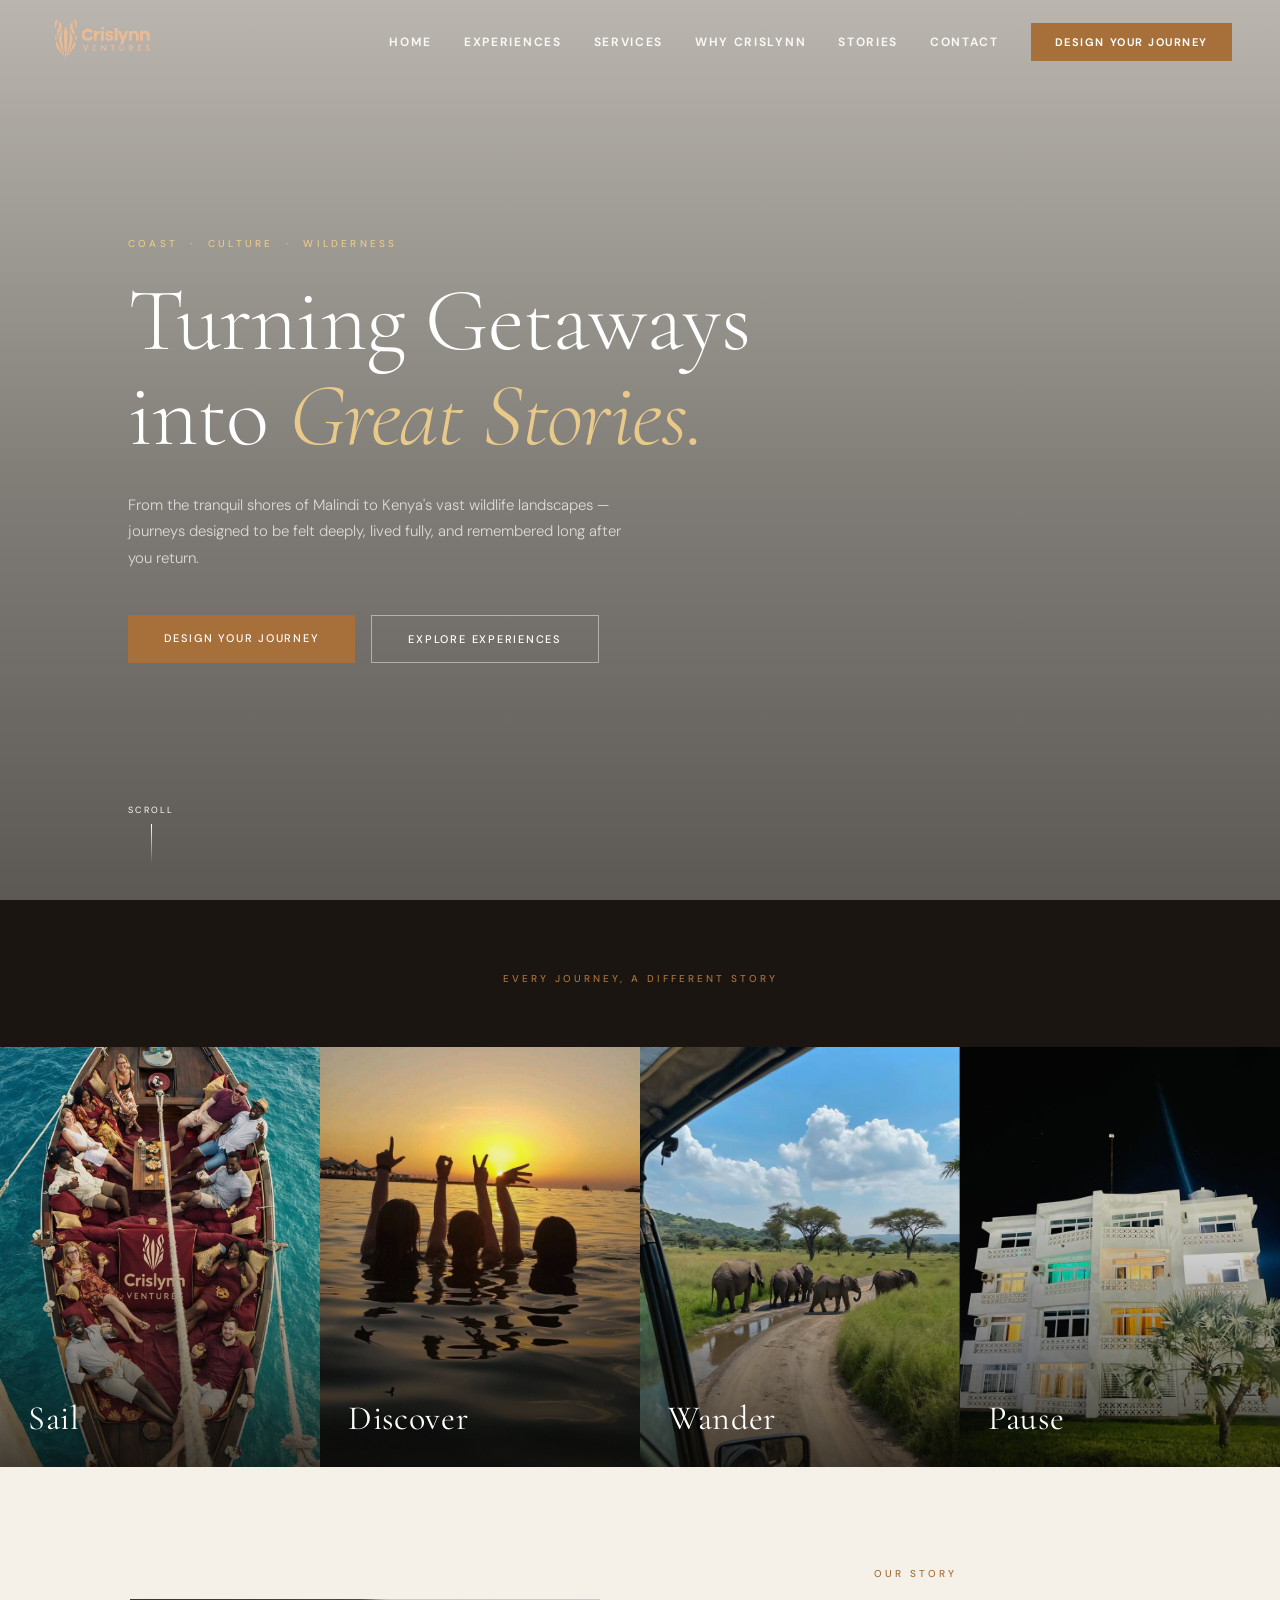
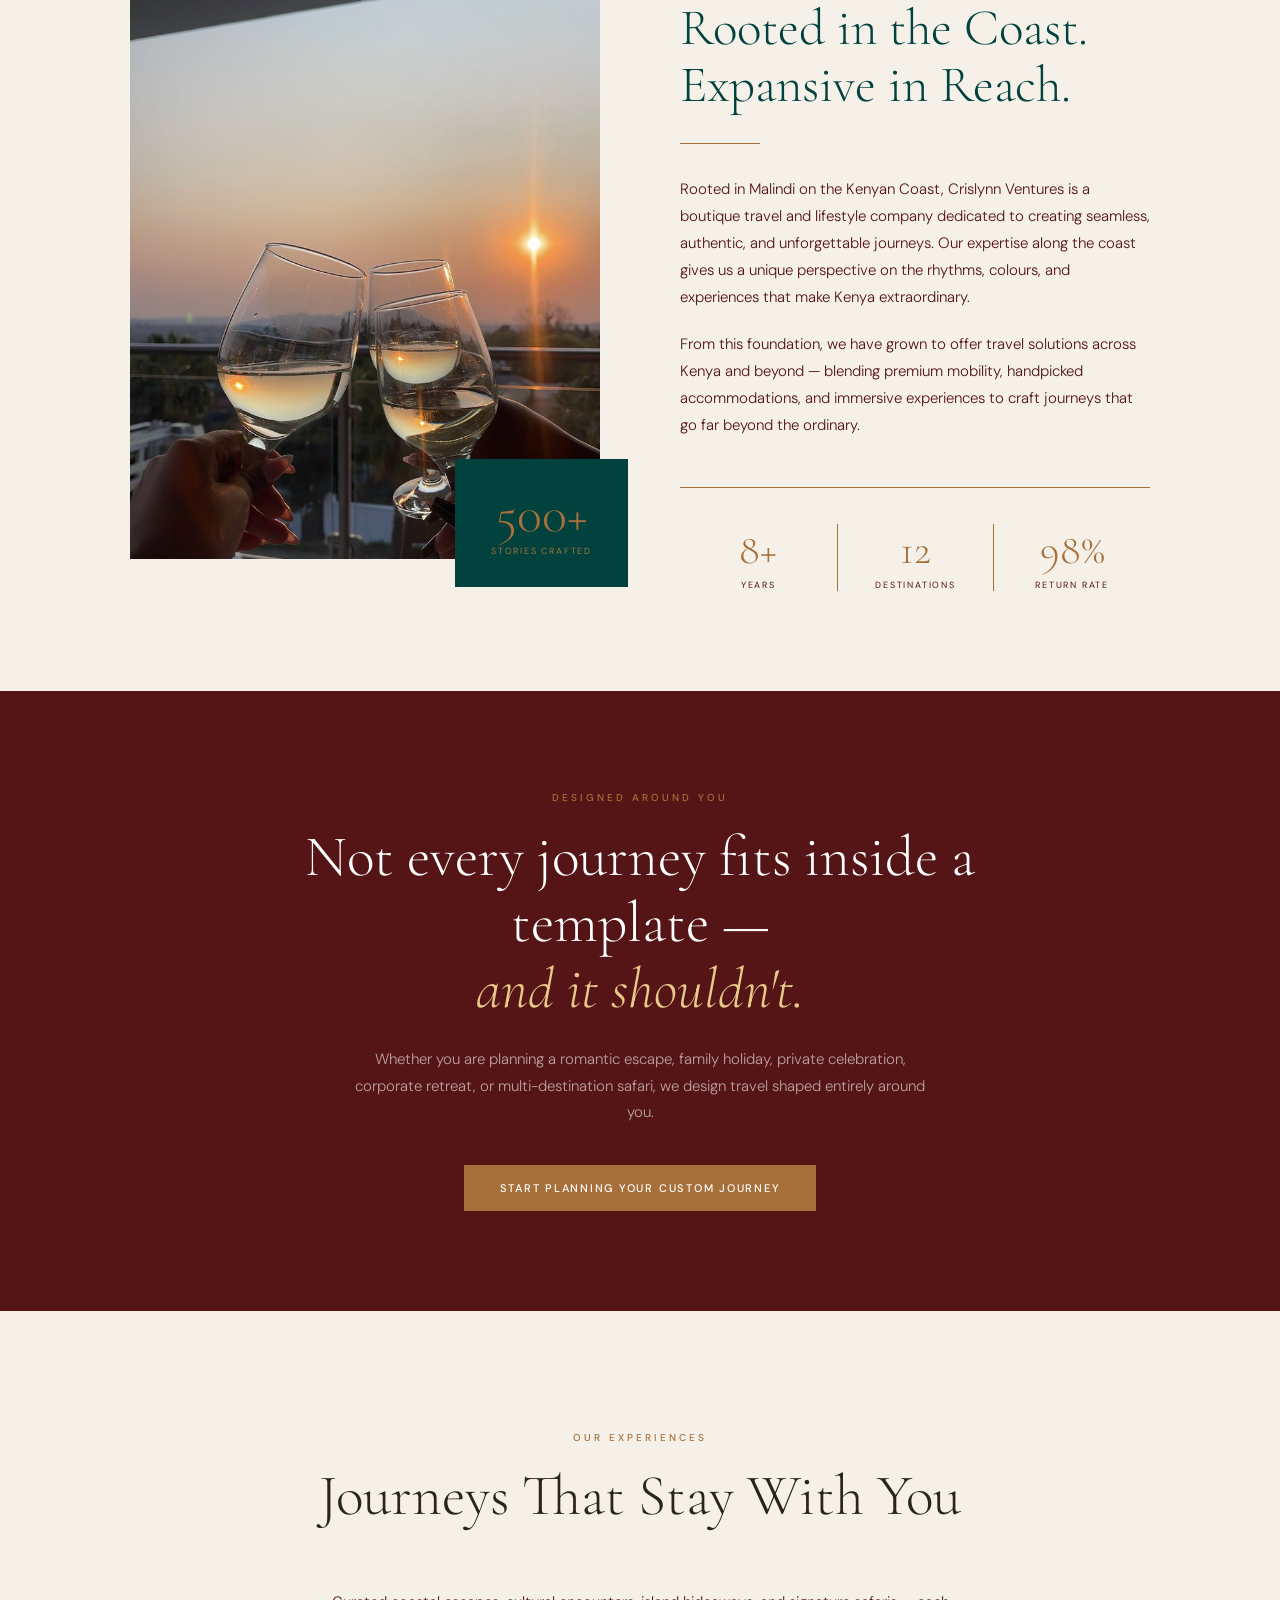
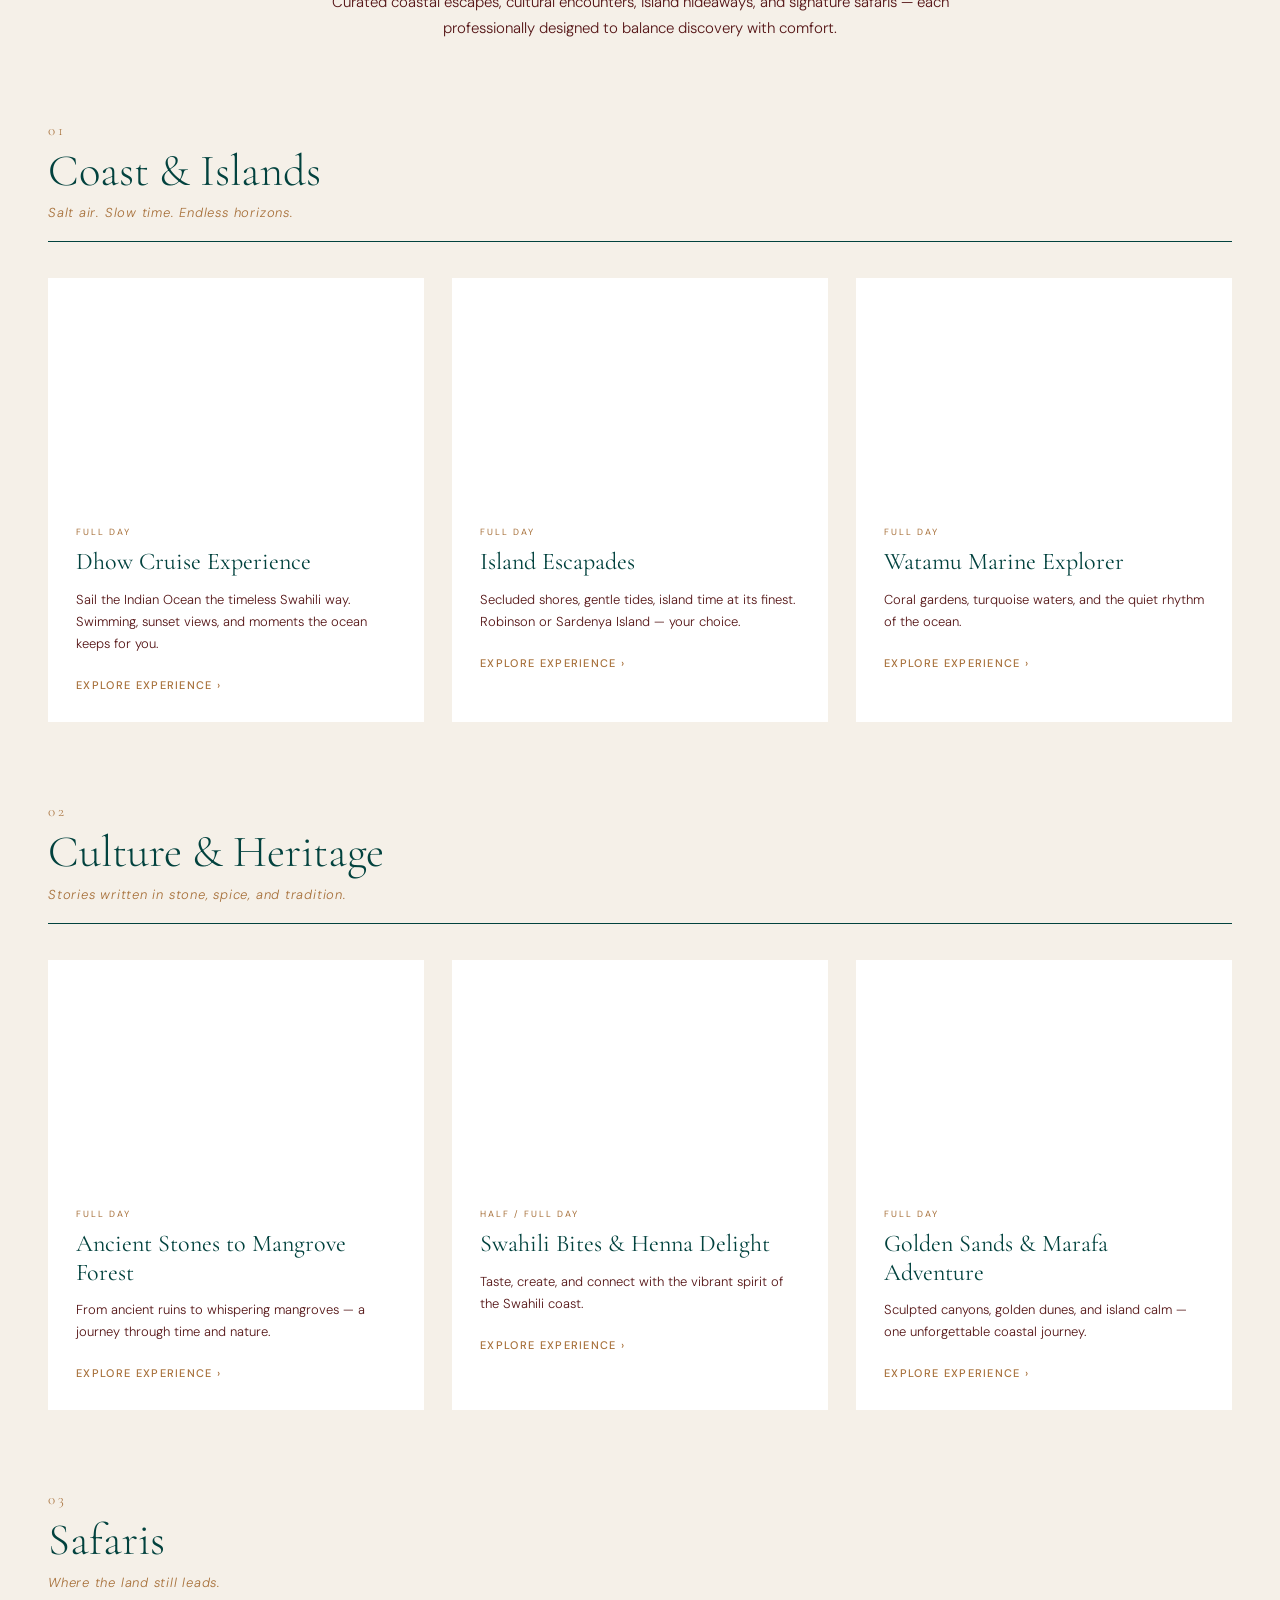
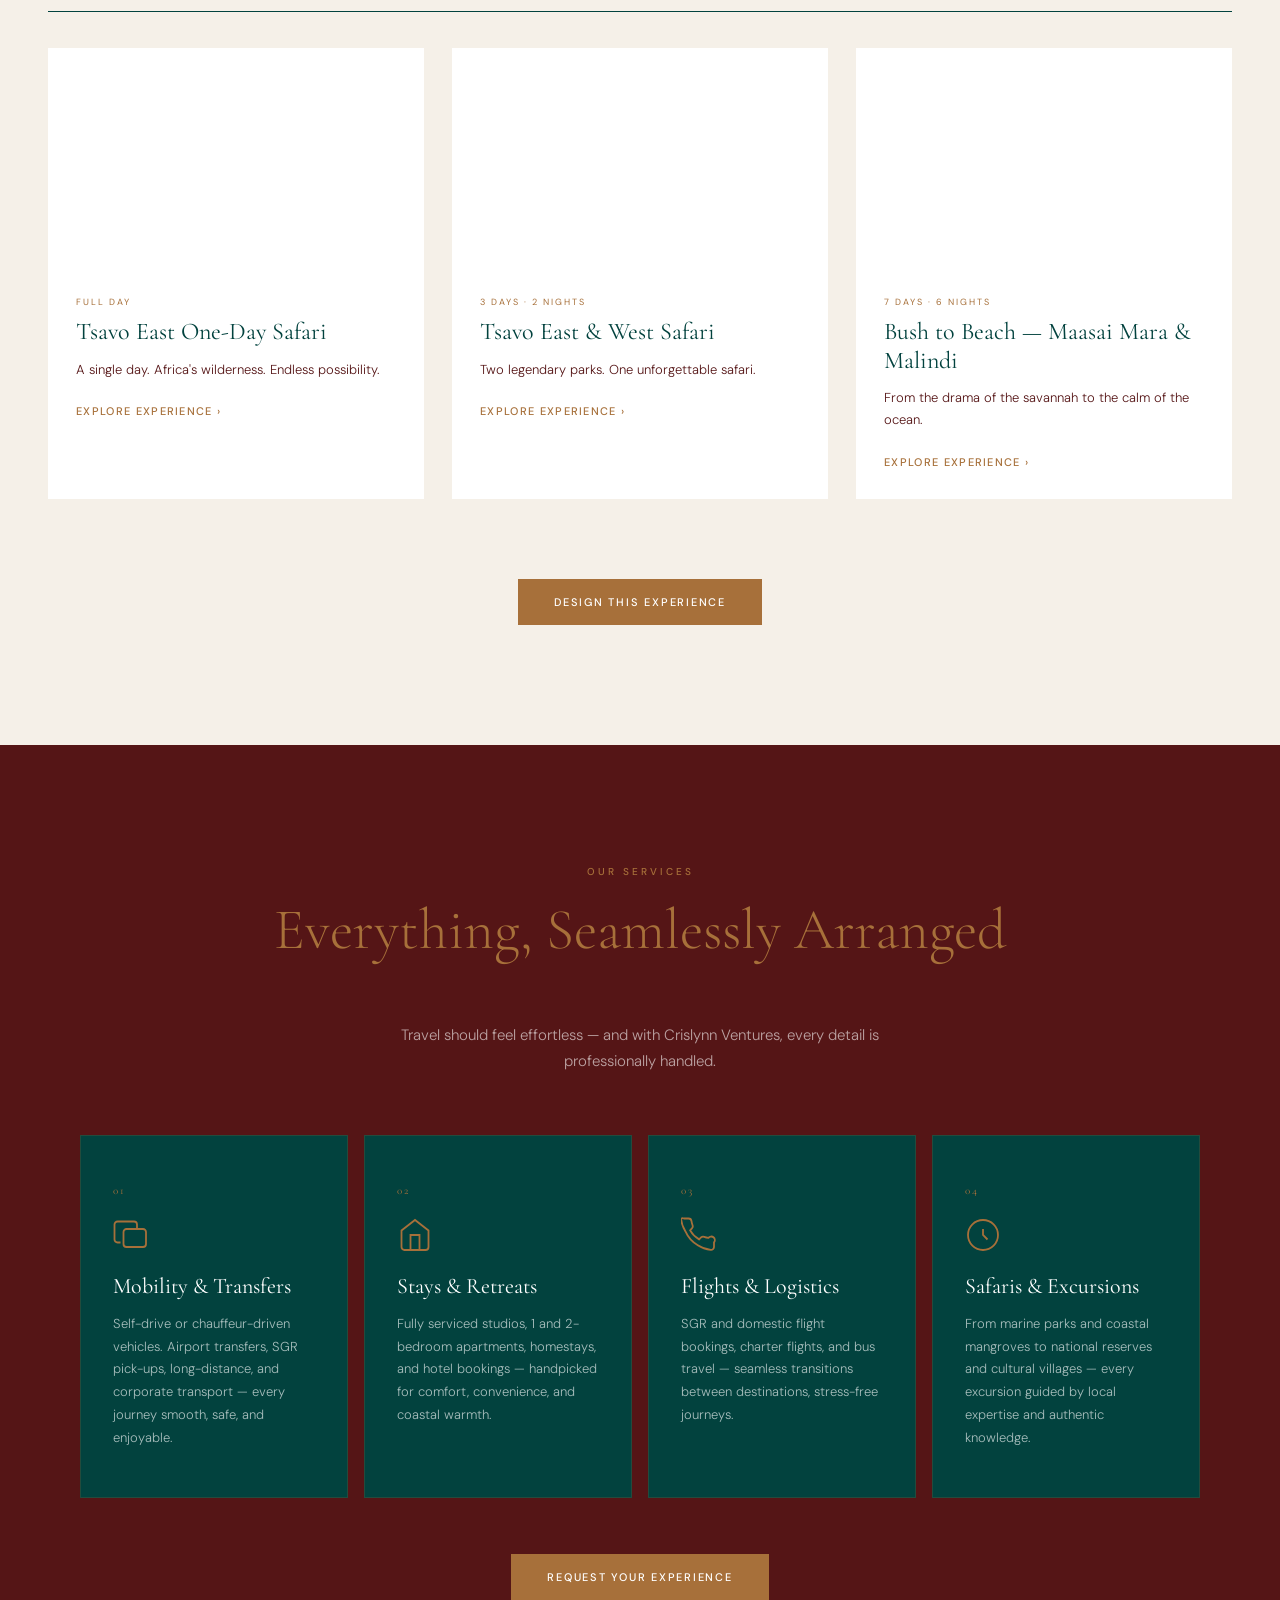
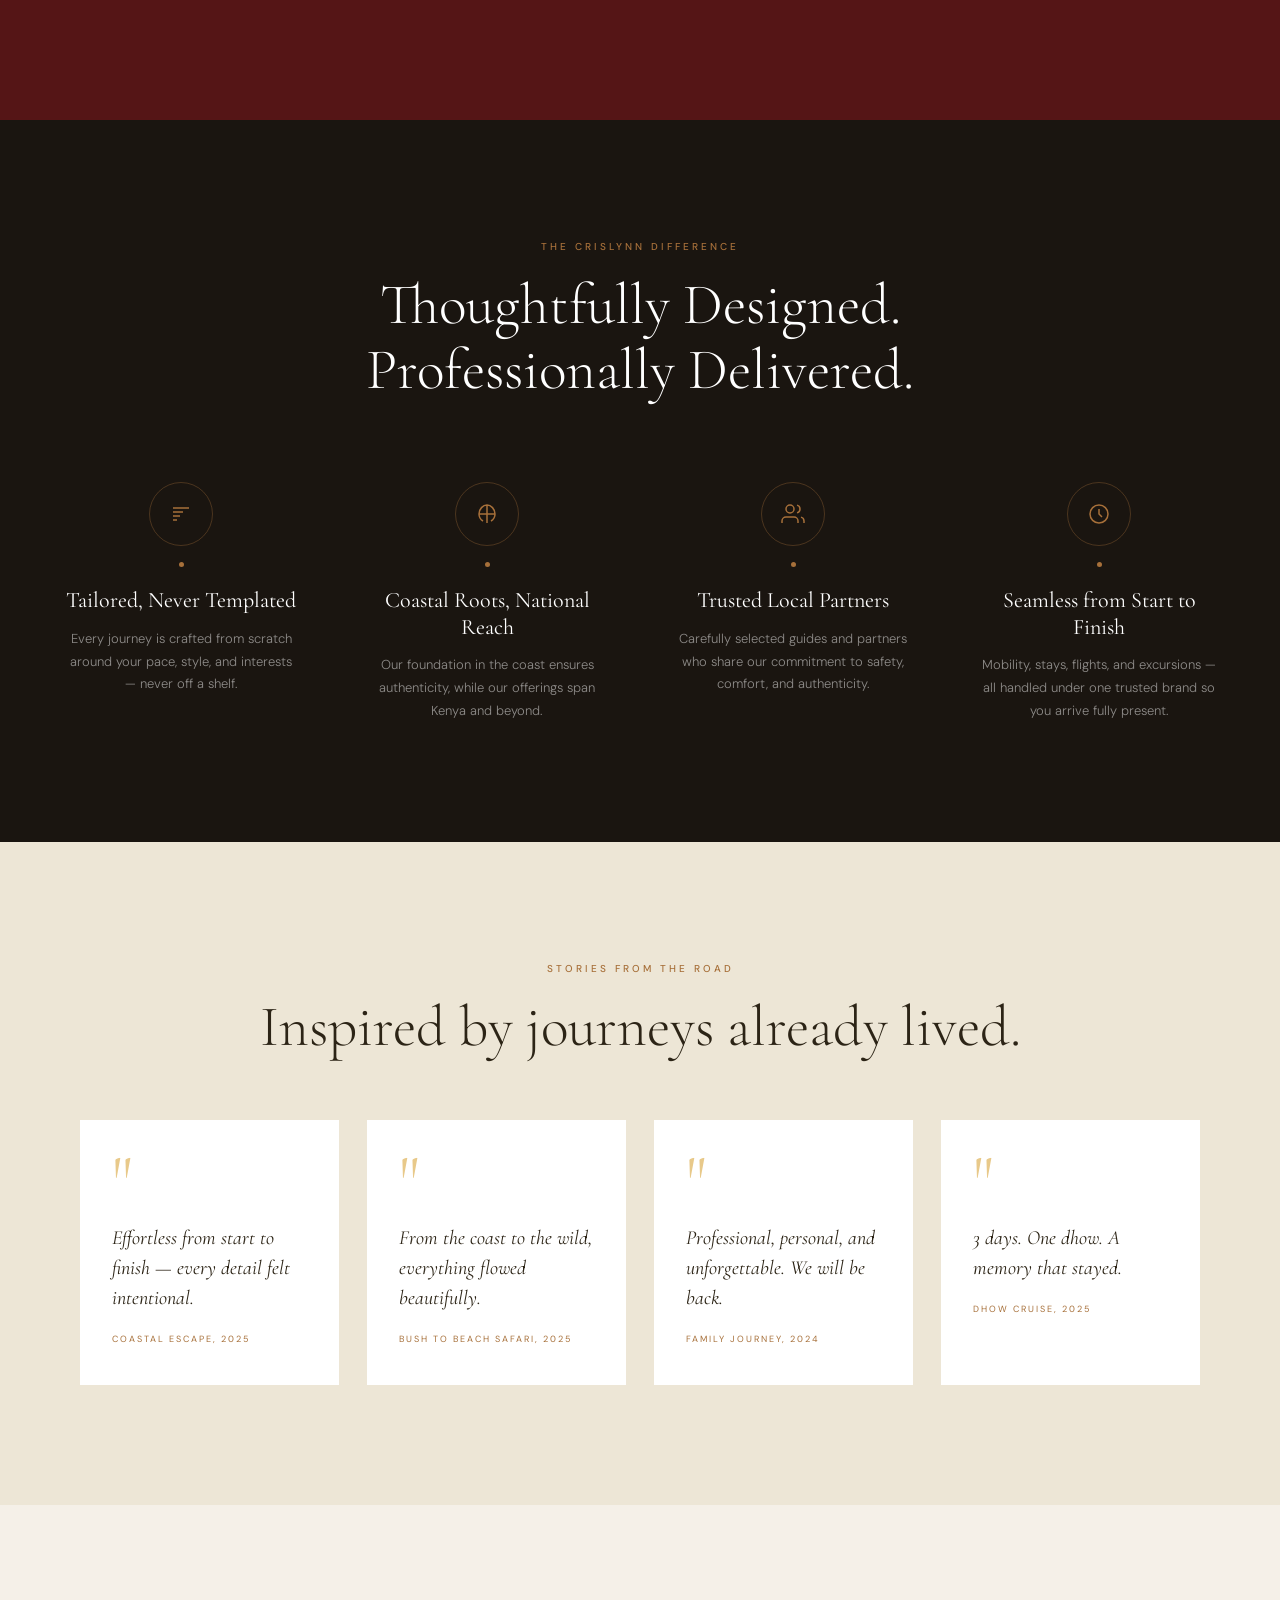
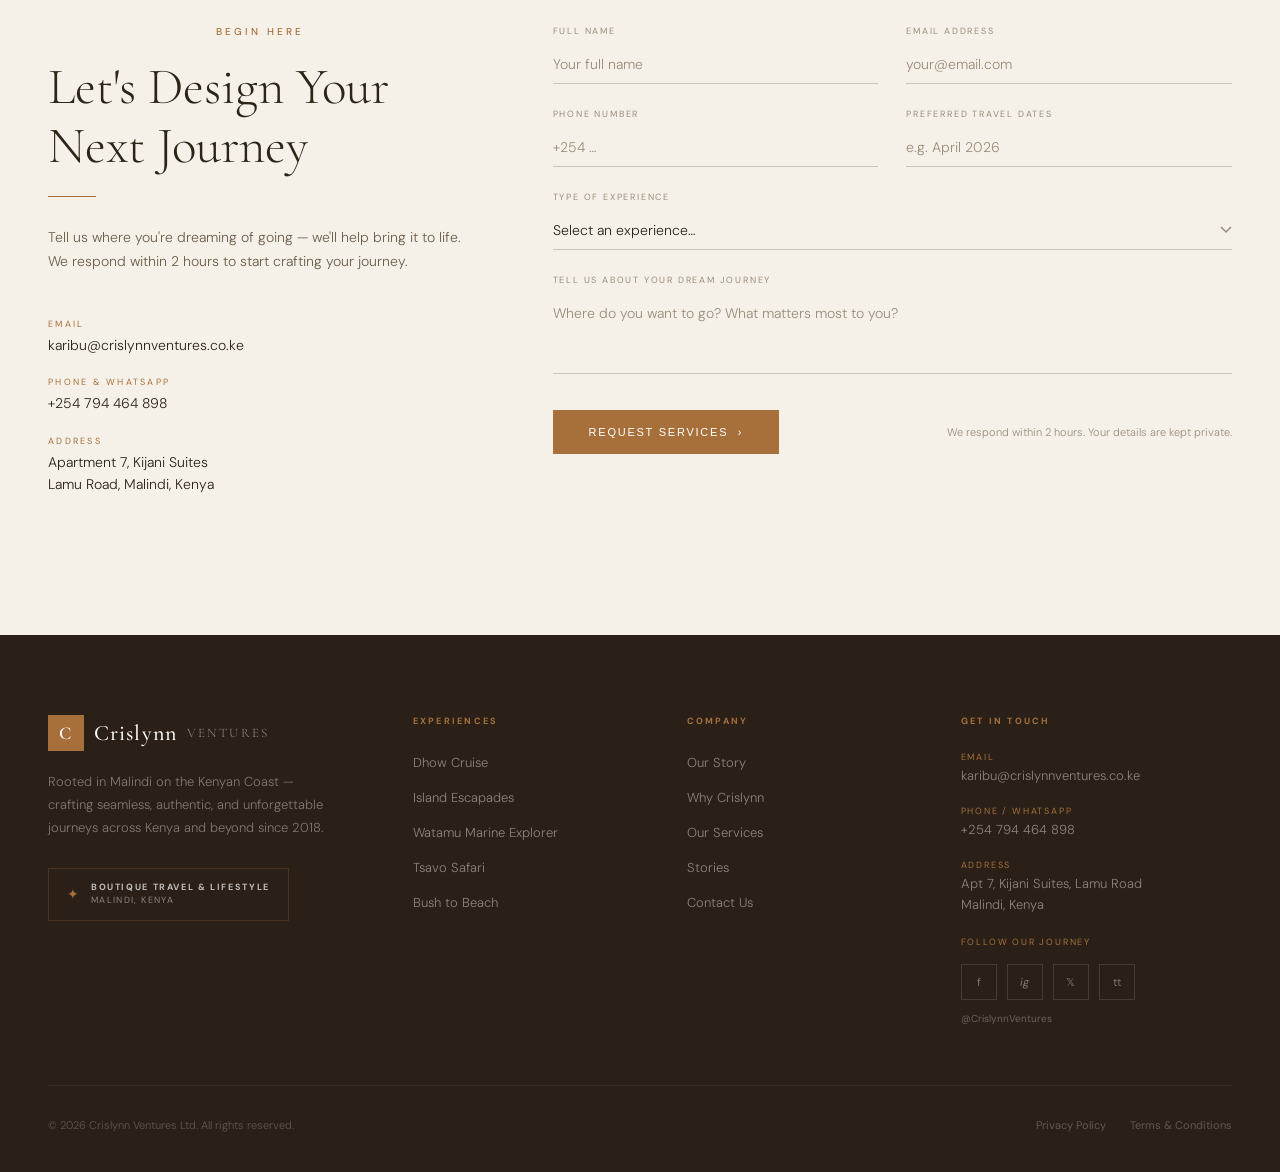
<file: index.html>
<!DOCTYPE html>
<html lang="en">
<head>
  <meta charset="UTF-8">
  <meta name="viewport" content="width=device-width, initial-scale=1.0">
  <title>Crislynn Ventures — Turning Getaways into Great Stories</title>
  <link rel="preconnect" href="https://fonts.googleapis.com">
  <link rel="preconnect" href="https://fonts.gstatic.com" crossorigin>
  <link href="https://fonts.googleapis.com/css2?family=Cormorant+Garamond:ital,wght@0,300;0,400;0,500;0,600;1,300;1,400;1,500&family=DM+Sans:ital,opsz,wght@0,9..40,300;0,9..40,400;0,9..40,500;0,9..40,600&display=swap" rel="stylesheet">
  <link rel="stylesheet" href="styles.css">
</head>
<body>

<!-- ── NAVBAR ── -->
<nav id="navbar">
  <div class="nav-logo">
  <img src="images/Crislynn-logo.png" alt="Crislynn Ventures Logo">
  </div>
  <ul class="nav-links">
    <li><a href="#home">Home</a></li>
    <li><a href="#experiences">Experiences</a></li>
    <li><a href="#services">Services</a></li>
    <li><a href="#why-us">Why Crislynn</a></li>
    <li><a href="#stories">Stories</a></li>
    <li><a href="#contact">Contact</a></li>
    <li><a href="#contact" class="nav-cta">Design Your Journey</a></li>
  </ul>
  <div class="nav-burger" id="navBurger">
    <span></span><span></span><span></span>
  </div>
</nav>

<!-- ── HERO ── -->
<section id="hero">
  <div class="hero-bg">
    <video class="hero-video" autoplay muted loop playsinline>
      <source src="https://www.pexels.com/download/video/11025434/" type="video/mp4">
    </video>
    <div class="hero-video-overlay"></div>
  </div>
  <div class="hero-content">
    <p class="hero-eyebrow">Coast &nbsp;·&nbsp; Culture &nbsp;·&nbsp; Wilderness</p>
    <h1 class="hero-title">Turning Getaways<br>into <em>Great Stories.</em></h1>
    <p class="hero-sub">From the tranquil shores of Malindi to Kenya's vast wildlife landscapes — journeys designed to be felt deeply, lived fully, and remembered long after you return.</p>
    <div class="hero-btns">
      <a href="#contact" class="btn-primary">Design Your Journey</a>
      <a href="#experiences" class="btn-outline">Explore Experiences</a>
    </div>
  </div>
  <div class="hero-scroll">
    <span>Scroll</span>
    <div class="scroll-line"></div>
  </div>
</section>

<!-- ── VISUAL STORYTELLING STRIP ── -->
<section id="visual-strip">
  <div class="strip-header">
    <p class="section-eyebrow">Every Journey, A Different Story</p>
    
  </div>
  <div class="strip-grid">
    <div class="strip-card">
      <div class="strip-img" style="background-image:url('images/Sail.jpeg')"></div>
      <div class="strip-overlay"></div>
      <div class="strip-label">Sail</div>
    </div>
    <div class="strip-card">
      <div class="strip-img" style="background-image:url('images/Discover.jpeg')"></div>
      <div class="strip-overlay"></div>
      <div class="strip-label">Discover</div>
    </div>
    <div class="strip-card">
      <div class="strip-img" style="background-image:url('images/Wander.jpg')"></div>
      <div class="strip-overlay"></div>
      <div class="strip-label">Wander</div>
    </div>
    <div class="strip-card">
      <div class="strip-img" style="background-image:url('images/Pause.jpeg')"></div>
      <div class="strip-overlay"></div>
      <div class="strip-label">Pause</div>
    </div>
  </div>
</section>

<!-- ── ABOUT ── -->
<section id="about">
  <div class="about-inner">
    <div class="about-img-wrap reveal">
      <img class="about-img" src="images/Ourstory.jpeg" alt="Kenya coast" loading="lazy">
      <div class="about-badge">
        <span class="badge-num">500+</span>
        <span class="badge-label">Stories Crafted</span>
      </div>
    </div>
    <div class="about-text">
      <p class="section-eyebrow reveal">Our Story</p>
      <h2 class="about-title reveal reveal-delay-1">Rooted in the Coast.<br>Expansive in Reach.</h2>
      <div class="story-divider reveal reveal-delay-1"></div>
      <p class="about-p reveal reveal-delay-2">Rooted in Malindi on the Kenyan Coast, Crislynn Ventures is a boutique travel and lifestyle company dedicated to creating seamless, authentic, and unforgettable journeys. Our expertise along the coast gives us a unique perspective on the rhythms, colours, and experiences that make Kenya extraordinary.</p>
      <p class="about-p reveal reveal-delay-2">From this foundation, we have grown to offer travel solutions across Kenya and beyond — blending premium mobility, handpicked accommodations, and immersive experiences to craft journeys that go far beyond the ordinary.</p>
      <div class="about-stats reveal reveal-delay-3">
        <div class="stat">
          <span class="stat-num">8+</span>
          <span class="stat-label">Years</span>
        </div>
        <div class="stat">
          <span class="stat-num">12</span>
          <span class="stat-label">Destinations</span>
        </div>
        <div class="stat">
          <span class="stat-num">98%</span>
          <span class="stat-label">Return Rate</span>
        </div>
      </div>
    </div>
  </div>
</section>

<!-- ── CUSTOM JOURNEYS BANNER ── -->
<section id="custom-banner">
  <div class="custom-inner">
    <p class="section-eyebrow reveal">Designed Around You</p>
    <h2 class="custom-title reveal reveal-delay-1">Not every journey fits inside a template —<br><em>and it shouldn't.</em></h2>
    <p class="custom-sub reveal reveal-delay-2">Whether you are planning a romantic escape, family holiday, private celebration, corporate retreat, or multi-destination safari, we design travel shaped entirely around you.</p>
    <a href="#contact" class="btn-primary reveal reveal-delay-3">Start Planning Your Custom Journey</a>
  </div>
</section>

<!-- ── EXPERIENCES ── -->
<section id="experiences">
  <div class="experiences-header">
    <p class="section-eyebrow reveal">Our Experiences</p>
    <h2 class="section-title reveal reveal-delay-1">Journeys That Stay With You</h2>
    <p class="experiences-intro reveal reveal-delay-2">Curated coastal escapes, cultural encounters, island hideaways, and signature safaris — each professionally designed to balance discovery with comfort.</p>
  </div>

  <!-- COAST & ISLANDS -->
  <div class="exp-category reveal">
    <div class="exp-cat-label">
      <span class="exp-cat-eyebrow">01</span>
      <h3 class="exp-cat-title">Coast &amp; Islands</h3>
      <p class="exp-cat-desc">Salt air. Slow time. Endless horizons.</p>
    </div>
    <div class="exp-cards">

      <div class="exp-card" data-slug="dhow-cruise">
        <div class="exp-card-img" style="background-image:url('https://images.unsplash.com/photo-1666778439853-540bae64fa9f?w=600&auto=format&fit=crop&q=60&ixlib=rb-4.1.0&ixid=M3wxMjA3fDB8MHxzZWFyY2h8M3x8ZGhvdyUyMGJvYXR8ZW58MHx8MHx8fDA%3D')"></div>
        <div class="exp-card-body">
          <div class="exp-card-tag">Full Day</div>
          <h4 class="exp-card-title">Dhow Cruise Experience</h4>
          <p class="exp-card-desc">Sail the Indian Ocean the timeless Swahili way. Swimming, sunset views, and moments the ocean keeps for you.</p>
          <button class="exp-toggle" onclick="toggleItinerary(this)">View Itinerary ›</button>
          <div class="exp-itinerary">
            <ul>
              <li>Afternoon pick-up and transfer to departure point</li>
              <li>Welcome aboard followed by a relaxed coastal sail</li>
              <li>Opportunities for swimming and photography</li>
              <li>Spectacular sunset views across the water</li>
              <li>Evening return transfer</li>
            </ul>
          </div>
        </div>
      </div>

      <div class="exp-card" data-slug="island-escapades">
        <div class="exp-card-img" style="background-image:url('https://images.unsplash.com/photo-1672841828271-54340a6fbcd3?w=600&auto=format&fit=crop&q=60&ixlib=rb-4.1.0&ixid=M3wxMjA3fDB8MHxzZWFyY2h8M3x8dHJvcGljYWwlMjBpc2xhbmR8ZW58MHx8MHx8fDA%3D')"></div>
        <div class="exp-card-body">
          <div class="exp-card-tag">Full Day</div>
          <h4 class="exp-card-title">Island Escapades</h4>
          <p class="exp-card-desc">Secluded shores, gentle tides, island time at its finest. Robinson or Sardenya Island — your choice.</p>
          <button class="exp-toggle" onclick="toggleItinerary(this)">View Itinerary ›</button>
          <div class="exp-itinerary">
            <ul>
              <li>Morning pick-up and transfer to departure point</li>
              <li>Boat ride to Robinson or Sardenya Island</li>
              <li>Time to swim, snorkel, beachcomb, or unwind</li>
              <li>Fresh coastal lunch</li>
              <li>Afternoon leisure before return transfer</li>
            </ul>
          </div>
        </div>
      </div>

      <div class="exp-card" data-slug="watamu-marine-explorer">
        <div class="exp-card-img" style="background-image:url('https://images.unsplash.com/photo-1627981584479-9605e4e7d1d0?w=600&auto=format&fit=crop&q=60&ixlib=rb-4.1.0&ixid=M3wxMjA3fDB8MHxzZWFyY2h8Mnx8d2F0YW11fGVufDB8fDB8fHww')"></div>
        <div class="exp-card-body">
          <div class="exp-card-tag">Full Day</div>
          <h4 class="exp-card-title">Watamu Marine Explorer</h4>
          <p class="exp-card-desc">Coral gardens, turquoise waters, and the quiet rhythm of the ocean.</p>
          <button class="exp-toggle" onclick="toggleItinerary(this)">View Itinerary ›</button>
          <div class="exp-itinerary">
            <ul>
              <li>Morning pick-up and transfer to Watamu</li>
              <li>Traditional dhow cruise across the marine park</li>
              <li>Guided snorkeling with vibrant marine life</li>
              <li>Explore scenic tidal creeks with birdwatching</li>
              <li>Lunch at a renowned seafood restaurant</li>
              <li>Optional kayaking or beach relaxation</li>
            </ul>
          </div>
        </div>
      </div>

    </div>
  </div>

  <!-- CULTURE & HERITAGE -->
  <div class="exp-category reveal">
    <div class="exp-cat-label">
      <span class="exp-cat-eyebrow">02</span>
      <h3 class="exp-cat-title">Culture &amp; Heritage</h3>
      <p class="exp-cat-desc">Stories written in stone, spice, and tradition.</p>
    </div>
    <div class="exp-cards">

      <div class="exp-card" data-slug="ancient-stones-mangrove">
        <div class="exp-card-img" style="background-image:url('https://images.unsplash.com/photo-1612103183244-7598b792bb05?w=600&auto=format&fit=crop&q=60&ixlib=rb-4.1.0&ixid=M3wxMjA3fDB8MHxzZWFyY2h8Nnx8bWFuZ3JvdmUlMjBmb3Jlc3R8ZW58MHx8MHx8fDA%3D')"></div>
        <div class="exp-card-body">
          <div class="exp-card-tag">Full Day</div>
          <h4 class="exp-card-title">Ancient Stones to Mangrove Forest</h4>
          <p class="exp-card-desc">From ancient ruins to whispering mangroves — a journey through time and nature.</p>
          <button class="exp-toggle" onclick="toggleItinerary(this)">View Itinerary ›</button>
          <div class="exp-itinerary">
            <ul>
              <li>Morning pick-up and scenic coastal drive</li>
              <li>Guided tour of the ancient Gedi Ruins</li>
              <li>Lunch at a nearby restaurant</li>
              <li>Guided walk along the Mida Creek boardwalk</li>
              <li>Learn about mangrove ecosystems and conservation</li>
              <li>Return transfer</li>
            </ul>
          </div>
        </div>
      </div>

      <div class="exp-card" data-slug="swahili-bites-henna">
        <div class="exp-card-img" style="background-image:url('https://swahilifood.com/wp-content/uploads/JPEG-image-4E04-9EAB-62-0-1.webp')"></div>
        <div class="exp-card-body">
          <div class="exp-card-tag">Half / Full Day</div>
          <h4 class="exp-card-title">Swahili Bites &amp; Henna Delight</h4>
          <p class="exp-card-desc">Taste, create, and connect with the vibrant spirit of the Swahili coast.</p>
          <button class="exp-toggle" onclick="toggleItinerary(this)">View Itinerary ›</button>
          <div class="exp-itinerary">
            <ul>
              <li>Pick-up and introduction to Swahili culture</li>
              <li>Guided visit to local markets</li>
              <li>Henna artistry with optional hair braiding</li>
              <li>Hands-on cooking session and tasting experience</li>
              <li>Cultural storytelling and shopping time</li>
              <li>Return transfer</li>
            </ul>
          </div>
        </div>
      </div>

      <div class="exp-card" data-slug="golden-sands-marafa">
        <div class="exp-card-img" style="background-image:url('https://images.unsplash.com/photo-1509316785289-025f5b846b35?w=600&auto=format&fit=crop&q=60')"></div>
        <div class="exp-card-body">
          <div class="exp-card-tag">Full Day</div>
          <h4 class="exp-card-title">Golden Sands &amp; Marafa Adventure</h4>
          <p class="exp-card-desc">Sculpted canyons, golden dunes, and island calm — one unforgettable coastal journey.</p>
          <button class="exp-toggle" onclick="toggleItinerary(this)">View Itinerary ›</button>
          <div class="exp-itinerary">
            <ul>
              <li>Morning pick-up with brief tour orientation</li>
              <li>Scenic drive to Marafa Canyon ("Hell's Kitchen")</li>
              <li>Continue to the Mambrui Sand Dunes</li>
              <li>Lunch at a beachside or local restaurant</li>
              <li>Afternoon relaxation at Robinson Island</li>
              <li>Late afternoon return transfer</li>
            </ul>
          </div>
        </div>
      </div>

    </div>
  </div>

  <!-- SAFARIS -->
  <div class="exp-category reveal">
    <div class="exp-cat-label">
      <span class="exp-cat-eyebrow">03</span>
      <h3 class="exp-cat-title">Safaris</h3>
      <p class="exp-cat-desc">Where the land still leads.</p>
    </div>
    <div class="exp-cards">

      <div class="exp-card" data-slug="tsavo-east-one-day">
        <div class="exp-card-img" style="background-image:url('https://images.unsplash.com/photo-1516426122078-c23e76319801?w=800&q=80')"></div>
        <div class="exp-card-body">
          <div class="exp-card-tag">Full Day</div>
          <h4 class="exp-card-title">Tsavo East One-Day Safari</h4>
          <p class="exp-card-desc">A single day. Africa's wilderness. Endless possibility.</p>
          <button class="exp-toggle" onclick="toggleItinerary(this)">View Itinerary ›</button>
          <div class="exp-itinerary">
            <ul>
              <li>Pick-up from Malindi; scenic drive to Tsavo East</li>
              <li>Morning game drive through the park</li>
              <li>Lunch at a safari lodge or tented camp</li>
              <li>Afternoon game drive</li>
              <li>Return to Malindi</li>
            </ul>
          </div>
        </div>
      </div>

      <div class="exp-card" data-slug="tsavo-east-west">
        <div class="exp-card-img" style="background-image:url('https://images.unsplash.com/photo-1547471080-7cc2caa01a7e?w=800&q=80')"></div>
        <div class="exp-card-body">
          <div class="exp-card-tag">3 Days · 2 Nights</div>
          <h4 class="exp-card-title">Tsavo East &amp; West Safari</h4>
          <p class="exp-card-desc">Two legendary parks. One unforgettable safari.</p>
          <button class="exp-toggle" onclick="toggleItinerary(this)">View Itinerary ›</button>
          <div class="exp-itinerary">
            <ul>
              <li>Day 1: Pick-up from Malindi; Tsavo East game drive; overnight</li>
              <li>Day 2: Morning game drive; transfer to Tsavo West; afternoon game drive; overnight</li>
              <li>Day 3: Morning game drive; breakfast; return to Malindi</li>
            </ul>
          </div>
        </div>
      </div>

      <div class="exp-card" data-slug="bush-to-beach">
        <div class="exp-card-img" style="background-image:url('https://images.unsplash.com/photo-1623743424601-12be3807f99b?w=600&auto=format&fit=crop&q=60&ixlib=rb-4.1.0&ixid=M3wxMjA3fDB8MHxzZWFyY2h8N3x8YWZyaWNhbiUyMHNhZmFyaXxlbnwwfHwwfHx8MA%3D%3D')"></div>
        <div class="exp-card-body">
          <div class="exp-card-tag">7 Days · 6 Nights</div>
          <h4 class="exp-card-title">Bush to Beach — Maasai Mara &amp; Malindi</h4>
          <p class="exp-card-desc">From the drama of the savannah to the calm of the ocean.</p>
          <button class="exp-toggle" onclick="toggleItinerary(this)">View Itinerary ›</button>
          <div class="exp-itinerary">
            <ul>
              <li>Day 1: Arrival in Nairobi; transfer to hotel; overnight</li>
              <li>Day 2: Transfer to Maasai Mara; afternoon game drive; overnight</li>
              <li>Day 3: Full day Maasai Mara game drives; overnight</li>
              <li>Day 4: Optional balloon safari; afternoon game drive; overnight</li>
              <li>Day 5: Morning game drive; return to Nairobi</li>
              <li>Day 6: Flight to Malindi; transfer to beach resort; overnight</li>
              <li>Day 7: Beach leisure; transfer to airport</li>
            </ul>
          </div>
        </div>
      </div>

    </div>
  </div>

  <div class="experiences-cta reveal">
    <a href="#contact" class="btn-primary">Design This Experience</a>
  </div>
</section>

<!-- ── SERVICES ── -->
<section id="services">
  <div class="services-inner">
    <p class="section-eyebrow reveal">Our Services</p>
    <h2 class="section-title reveal reveal-delay-1">Everything, Seamlessly Arranged</h2>
    <p class="services-sub reveal reveal-delay-2">Travel should feel effortless — and with Crislynn Ventures, every detail is professionally handled.</p>
    <div class="services-grid">
      <div class="service-item reveal">
        <div class="service-num">01</div>
        <div class="service-icon">
          <svg viewBox="0 0 24 24" fill="none" stroke="currentColor" stroke-width="1.2"><path d="M5 17H3a2 2 0 01-2-2V5a2 2 0 012-2h11a2 2 0 012 2v3m-4 12h8a2 2 0 002-2v-8a2 2 0 00-2-2H9a2 2 0 00-2 2v8a2 2 0 002 2z"/></svg>
        </div>
        <h4 class="service-name">Mobility &amp; Transfers</h4>
        <p class="service-desc">Self-drive or chauffeur-driven vehicles. Airport transfers, SGR pick-ups, long-distance, and corporate transport — every journey smooth, safe, and enjoyable.</p>
      </div>
      <div class="service-item reveal reveal-delay-1">
        <div class="service-num">02</div>
        <div class="service-icon">
          <svg viewBox="0 0 24 24" fill="none" stroke="currentColor" stroke-width="1.2"><path d="M3 9l9-7 9 7v11a2 2 0 01-2 2H5a2 2 0 01-2-2z"/><polyline points="9 22 9 12 15 12 15 22"/></svg>
        </div>
        <h4 class="service-name">Stays &amp; Retreats</h4>
        <p class="service-desc">Fully serviced studios, 1 and 2-bedroom apartments, homestays, and hotel bookings — handpicked for comfort, convenience, and coastal warmth.</p>
      </div>
      <div class="service-item reveal reveal-delay-2">
        <div class="service-num">03</div>
        <div class="service-icon">
          <svg viewBox="0 0 24 24" fill="none" stroke="currentColor" stroke-width="1.2"><path d="M22 16.92v3a2 2 0 01-2.18 2 19.79 19.79 0 01-8.63-3.07A19.5 19.5 0 013.07 9.8a19.79 19.79 0 01-3.07-8.64A2 2 0 012 .99h3a2 2 0 012 1.72c.127.96.361 1.903.7 2.81a2 2 0 01-.45 2.11L6.09 8.91a16 16 0 006 6l1.27-1.27a2 2 0 012.11-.45c.907.339 1.85.573 2.81.7A2 2 0 0122 16.92z"/></svg>
        </div>
        <h4 class="service-name">Flights &amp; Logistics</h4>
        <p class="service-desc">SGR and domestic flight bookings, charter flights, and bus travel — seamless transitions between destinations, stress-free journeys.</p>
      </div>
      <div class="service-item reveal reveal-delay-3">
        <div class="service-num">04</div>
        <div class="service-icon">
          <svg viewBox="0 0 24 24" fill="none" stroke="currentColor" stroke-width="1.2"><circle cx="12" cy="12" r="10"/><path d="M12 8v4l3 3"/></svg>
        </div>
        <h4 class="service-name">Safaris &amp; Excursions</h4>
        <p class="service-desc">From marine parks and coastal mangroves to national reserves and cultural villages — every excursion guided by local expertise and authentic knowledge.</p>
      </div>
    </div>
    <div class="services-cta reveal">
      <a href="#contact" class="btn-primary">Request Your Experience</a>
    </div>
  </div>
</section>

<!-- ── WHY US ── -->
<section id="why-us">
  <p class="section-eyebrow reveal">The Crislynn Difference</p>
  <h2 class="section-title reveal reveal-delay-1">Thoughtfully Designed.<br>Professionally Delivered.</h2>
  <div class="pillars-grid">
    <div class="pillar reveal">
      <div class="pillar-icon">
        <svg viewBox="0 0 24 24" fill="none" stroke="currentColor" stroke-width="1.5"><path d="M4 6h16M4 10h10M4 14h7M4 18h4"/></svg>
      </div>
      <div class="pillar-dot"></div>
      <div class="pillar-name">Tailored, Never Templated</div>
      <p class="pillar-desc">Every journey is crafted from scratch around your pace, style, and interests — never off a shelf.</p>
    </div>
    <div class="pillar reveal reveal-delay-1">
      <div class="pillar-icon">
        <svg viewBox="0 0 24 24" fill="none" stroke="currentColor" stroke-width="1.5"><path d="M12 3C8 3 4 7 4 12c0 3 1.5 5.5 4 7M12 3c4 0 8 4 8 9 0 3-1.5 5.5-4 7M12 3v18M4 12h16"/></svg>
      </div>
      <div class="pillar-dot"></div>
      <div class="pillar-name">Coastal Roots, National Reach</div>
      <p class="pillar-desc">Our foundation in the coast ensures authenticity, while our offerings span Kenya and beyond.</p>
    </div>
    <div class="pillar reveal reveal-delay-2">
      <div class="pillar-icon">
        <svg viewBox="0 0 24 24" fill="none" stroke="currentColor" stroke-width="1.5"><path d="M17 21v-2a4 4 0 00-4-4H5a4 4 0 00-4 4v2"/><circle cx="9" cy="7" r="4"/><path d="M23 21v-2a4 4 0 00-3-3.87M16 3.13a4 4 0 010 7.75"/></svg>
      </div>
      <div class="pillar-dot"></div>
      <div class="pillar-name">Trusted Local Partners</div>
      <p class="pillar-desc">Carefully selected guides and partners who share our commitment to safety, comfort, and authenticity.</p>
    </div>
    <div class="pillar reveal reveal-delay-3">
      <div class="pillar-icon">
        <svg viewBox="0 0 24 24" fill="none" stroke="currentColor" stroke-width="1.5"><circle cx="12" cy="12" r="9"/><path d="M12 7v5l3 3"/></svg>
      </div>
      <div class="pillar-dot"></div>
      <div class="pillar-name">Seamless from Start to Finish</div>
      <p class="pillar-desc">Mobility, stays, flights, and excursions — all handled under one trusted brand so you arrive fully present.</p>
    </div>
  </div>
</section>

<!-- ── STORIES ── -->
<section id="stories">
  <div class="stories-inner">
    <p class="section-eyebrow reveal">Stories From the Road</p>
    <h2 class="section-title reveal reveal-delay-1">Inspired by journeys already lived.</h2>
    <div class="stories-grid">
      <div class="story-quote reveal">
        <div class="quote-mark">"</div>
        <p class="quote-text">Effortless from start to finish — every detail felt intentional.</p>
        <div class="quote-source">Coastal Escape, 2025</div>
      </div>
      <div class="story-quote reveal reveal-delay-1">
        <div class="quote-mark">"</div>
        <p class="quote-text">From the coast to the wild, everything flowed beautifully.</p>
        <div class="quote-source">Bush to Beach Safari, 2025</div>
      </div>
      <div class="story-quote reveal reveal-delay-2">
        <div class="quote-mark">"</div>
        <p class="quote-text">Professional, personal, and unforgettable. We will be back.</p>
        <div class="quote-source">Family Journey, 2024</div>
      </div>
      <div class="story-quote reveal reveal-delay-3">
        <div class="quote-mark">"</div>
        <p class="quote-text">3 days. One dhow. A memory that stayed.</p>
        <div class="quote-source">Dhow Cruise, 2025</div>
      </div>
    </div>
  </div>
</section>

<!-- ── CONTACT ── -->
<section id="contact">
  <div class="contact-inner">
    <div class="contact-left">
      <p class="section-eyebrow reveal">Begin Here</p>
      <h2 class="contact-title reveal reveal-delay-1">Let's Design Your<br>Next Journey</h2>
      <div class="contact-divider reveal reveal-delay-1"></div>
      <p class="contact-tagline reveal reveal-delay-2">Tell us where you're dreaming of going — we'll help bring it to life. We respond within 2 hours to start crafting your journey.</p>
      <div class="contact-detail reveal reveal-delay-2">
        <div class="contact-detail-label">Email</div>
        <div class="contact-detail-value">karibu@crislynnventures.co.ke</div>
      </div>
      <div class="contact-detail reveal reveal-delay-2">
        <div class="contact-detail-label">Phone &amp; WhatsApp</div>
        <div class="contact-detail-value">+254 794 464 898</div>
      </div>
      <div class="contact-detail reveal reveal-delay-2">
        <div class="contact-detail-label">Address</div>
        <div class="contact-detail-value">Apartment 7, Kijani Suites<br>Lamu Road, Malindi, Kenya</div>
      </div>
    </div>
    <div>
      <div class="contact-form reveal reveal-delay-1">
        <div class="form-field">
          <label>Full Name</label>
          <input type="text" placeholder="Your full name">
        </div>
        <div class="form-field">
          <label>Email Address</label>
          <input type="email" placeholder="your@email.com">
        </div>
        <div class="form-field">
          <label>Phone Number</label>
          <input type="tel" placeholder="+254 …">
        </div>
        <div class="form-field">
          <label>Preferred Travel Dates</label>
          <input type="text" placeholder="e.g. April 2026">
        </div>
        <div class="form-field full">
          <label>Type of Experience</label>
          <select>
            <option value="" disabled selected>Select an experience…</option>
            <option>Coastal Escape</option>
            <option>Safari Adventure</option>
            <option>Culture &amp; Heritage Tour</option>
            <option>Bush to Beach Combo</option>
            <option>Island Getaway</option>
            <option>Corporate Travel</option>
            <option>Custom Journey</option>
          </select>
        </div>
        <div class="form-field full">
          <label>Tell us about your dream journey</label>
          <textarea placeholder="Where do you want to go? What matters most to you?"></textarea>
        </div>
        <div class="form-submit-row">
          <button class="btn-primary" onclick="handleSubmit(event)">Request Services &nbsp;›</button>
          <span class="form-note">We respond within 2 hours. Your details are kept private.</span>
        </div>
      </div>
    </div>
  </div>
</section>

<!-- ── FOOTER ── -->
<footer>
  <div class="footer-inner">
    <div class="footer-brand">
      <div class="footer-logo">
        <div class="logo-mark">C</div>
        Crislynn<br><span style="font-size:13px;font-weight:300;letter-spacing:0.18em;color:rgba(255,255,255,0.5)">VENTURES</span>
      </div>
      <p>Rooted in Malindi on the Kenyan Coast — crafting seamless, authentic, and unforgettable journeys across Kenya and beyond since 2018.</p>
      <div class="footer-badge">
        <div class="footer-badge-dot">✦</div>
        <div class="footer-badge-text">
          <strong>Boutique Travel &amp; Lifestyle</strong>
          Malindi, Kenya
        </div>
      </div>
    </div>
    <div class="footer-col">
      <h4>Experiences</h4>
      <ul>
        <li><a href="#experiences">Dhow Cruise</a></li>
        <li><a href="#experiences">Island Escapades</a></li>
        <li><a href="#experiences">Watamu Marine Explorer</a></li>
        <li><a href="#experiences">Tsavo Safari</a></li>
        <li><a href="#experiences">Bush to Beach</a></li>
      </ul>
    </div>
    <div class="footer-col">
      <h4>Company</h4>
      <ul>
        <li><a href="#about">Our Story</a></li>
        <li><a href="#why-us">Why Crislynn</a></li>
        <li><a href="#services">Our Services</a></li>
        <li><a href="#stories">Stories</a></li>
        <li><a href="#contact">Contact Us</a></li>
      </ul>
    </div>
    <div class="footer-col">
      <h4>Get in Touch</h4>
      <div class="footer-contact-item">
        <div class="label">Email</div>
        <div class="value">karibu@crislynnventures.co.ke</div>
      </div>
      <div class="footer-contact-item">
        <div class="label">Phone / WhatsApp</div>
        <div class="value">+254 794 464 898</div>
      </div>
      <div class="footer-contact-item">
        <div class="label">Address</div>
        <div class="value">Apt 7, Kijani Suites, Lamu Road<br>Malindi, Kenya</div>
      </div>
      <p style="font-size:9px;letter-spacing:0.2em;text-transform:uppercase;color:var(--gold);margin:20px 0 10px;">Follow Our Journey</p>
      <div class="footer-socials">
        <a href="#" class="social-btn">f</a>
        <a href="#" class="social-btn" style="font-style:italic">ig</a>
        <a href="#" class="social-btn">𝕏</a>
        <a href="#" class="social-btn">tt</a>
      </div>
      <p style="font-size:10px;color:rgba(255,255,255,0.3);margin-top:12px;">@CrislynnVentures</p>
    </div>
  </div>
  <div class="footer-bottom">
    <p>© 2026 Crislynn Ventures Ltd. All rights reserved.</p>
    <div class="footer-bottom-links">
      <a href="#">Privacy Policy</a>
      <a href="#">Terms &amp; Conditions</a>
    </div>
  </div>
</footer>

<script src="main.js"></script>
<script src="experiences.js"></script>
</body>
</html>
</file>
<file: styles.css>
*, *::before, *::after { box-sizing: border-box; margin: 0; padding: 0; }

:root {
  --gold: #a7703a;
  --gold-light: #c48a4a;
  --gold-pale: #E8C98A;
  --dark: #1A1510;
  --dark-mid: #2A2018;
  --cream: #F5F0E8;
  --cream-warm: #EDE6D6;
  --text-dark: #2C2416;
  --text-mid: #6B5E4A;
  --text-light: #9A8C7A;
  --white: #FFFFFF;
  --nav-h: 80px;
  --maroon: #551516;
  --green: #02423e;
}

html { scroll-behavior: smooth; }

body {
  font-family: 'DM Sans', sans-serif;
  background: var(--cream);
  color: var(--text-dark);
  overflow-x: hidden;
}

/* ── NAVBAR ── */
nav {
  position: fixed;
  top: 0; left: 0; right: 0;
  z-index: 100;
  height: var(--nav-h);
  display: flex;
  align-items: center;
  justify-content: space-between;
  padding: 0 48px;
  transition: background 0.4s, box-shadow 0.4s;
}
nav.scrolled {
  background: #551516;
  box-shadow: 0 1px 0 #a7703a;
  backdrop-filter: blur(8px);
}

.nav-logo img {
  height: 50px;
  width: auto;
  object-fit: contain;
  display: block;
}

.nav-links {
  display: flex;
  align-items: center;
  gap: 32px;
  list-style: none;
}
.nav-links a {
  font-size: 12px;
  font-weight: 650;
  letter-spacing: 0.14em;
  text-transform: uppercase;
  text-decoration: none;
  color: #faf9f8;
  transition: color 0.3s;
}
nav.scrolled .nav-links a { color: #a7703a; }
.nav-links a:hover { color: #551516; }

.nav-cta {
  background: #a7703a;
  color: var(--white) !important;
  padding: 12px 24px;
  font-size: 11px !important;
  letter-spacing: 0.14em;
  text-transform: uppercase;
  text-decoration: none;
  font-weight: 500;
  transition: background 0.3s !important;
}
.nav-cta:hover { background: #551516 !important; }

.nav-burger {
  width: 28px;
  display: none;
  flex-direction: column;
  gap: 5px;
  cursor: pointer;
}
.nav-burger span {
  display: block;
  height: 1.5px;
  background: #a7703a;
  transition: background 0.4s;
}
nav.scrolled .nav-burger span { background: #a7703a; }

/* ── HERO ── */
#hero {
  position: relative;
  height: 100vh;
  min-height: 700px;
  display: flex;
  flex-direction: column;
  align-items: flex-start;
  justify-content: center;
  overflow: hidden;
  
}

/* ── VISUAL STRIP ── */
#visual-strip {
  width: 100%;
  background: var(--dark);
  padding-top: 72px;
}

.strip-header {
  text-align: center;
  padding: 0 48px 48px;
}

.strip-header .section-eyebrow {
  color: var(--gold);
  margin-bottom: 14px;
}

.strip-title {
  font-family: 'Cormorant Garamond', serif;
  font-size: clamp(32px, 4vw, 52px);
  font-weight: 300;
  color: var(--white);
  letter-spacing: 0.04em;
  line-height: 1.1;
}

.strip-grid {
  display: grid;
  grid-template-columns: repeat(4, 1fr);
  height: 420px;
}

.strip-card {
  position: relative;
  overflow: hidden;
  cursor: pointer;
}
.strip-img {
  position: absolute; inset: 0;
  background-size: cover;
  background-position: center;
  transition: transform 0.7s ease;
}
.strip-card:hover .strip-img { transform: scale(1.07); }
.strip-overlay {
  position: absolute; inset: 0;
  background: linear-gradient(
    to top,
    rgba(10,8,5,0.75) 0%,
    rgba(10,8,5,0.1) 55%,
    transparent 100%
  );
}
.strip-label {
  position: absolute;
  bottom: 28px; left: 28px;
  font-family: 'Cormorant Garamond', serif;
  font-size: 34px;
  font-weight: 400;
  color: var(--white);
  letter-spacing: 0.02em;
}

.hero-bg {
  position: absolute;
  inset: 0;
  overflow: hidden;
}

.hero-video {
  position: absolute;
  inset: 0;
  width: 100%;
  height: 100%;
  object-fit: cover;
  display: block;
}

.hero-video-overlay {
  position: absolute;
  inset: 0;
  background: linear-gradient(
    to bottom,
    rgba(10,8,5,0.25) 0%,
    rgba(10,8,5,0.5) 55%,
    rgba(10,8,5,0.65) 100%
  );
}

#hero.loaded .hero-bg { transform: scale(1); }

.hero-content {
  position: relative;
  padding: 0 10vw;
  max-width: 900px;
}
.hero-eyebrow {
  font-size: 10px;
  font-weight: 500;
  letter-spacing: 0.32em;
  text-transform: uppercase;
  color: var(--gold-pale);
  margin-bottom: 24px;
  opacity: 0;
  transform: translateY(20px);
  animation: fadeUp 0.8s 0.3s forwards;
}
.hero-title {
  font-family: 'Cormorant Garamond', serif;
  font-size: clamp(46px, 7vw, 90px);
  font-weight: 300;
  color: var(--white);
  line-height: 1.06;
  letter-spacing: -0.01em;
  opacity: 0;
  transform: translateY(30px);
  animation: fadeUp 0.9s 0.5s forwards;
  margin-bottom: 28px;
}
.hero-title em { font-style: italic; color: var(--gold-pale); }
.hero-sub {
  font-size: 15px;
  font-weight: 300;
  color: rgba(255,255,255,0.72);
  max-width: 500px;
  line-height: 1.75;
  margin-bottom: 44px;
  opacity: 0;
  transform: translateY(20px);
  animation: fadeUp 0.8s 0.7s forwards;
}
.hero-btns {
  display: flex;
  gap: 16px;
  flex-wrap: wrap;
  opacity: 0;
  transform: translateY(20px);
  animation: fadeUp 0.8s 0.9s forwards;
}
.btn-primary {
  background: #a7703a;
  color: var(--white);
  padding: 16px 36px;
  font-size: 11px;
  font-weight: 500;
  letter-spacing: 0.16em;
  text-transform: uppercase;
  text-decoration: none;
  border: none;
  cursor: pointer;
  transition: background 0.3s, transform 0.2s;
  display: inline-block;
}
.btn-primary:hover { background: #02423e; transform: translateY(-1px); }
.btn-outline {
  background: transparent;
  color: var(--white);
  padding: 16px 36px;
  font-size: 11px;
  font-weight: 500;
  letter-spacing: 0.16em;
  text-transform: uppercase;
  text-decoration: none;
  border: 1px solid rgba(255,255,255,0.45);
  cursor: pointer;
  transition: border-color 0.3s, background 0.3s, transform 0.2s;
  display: inline-block;
}
.btn-outline:hover { border-color: var(--white); background: #02423e; transform: translateY(-1px); }

.hero-scroll {
  position: absolute;
  bottom: 36px;
  left: 10vw;
  display: flex;
  flex-direction: column;
  align-items: center;
  gap: 8px;
  opacity: 0;
  animation: fadeUp 0.8s 1.3s forwards;
}
.hero-scroll span {
  font-size: 9px;
  letter-spacing: 0.25em;
  text-transform: uppercase;
  color: var(--white);
}
.scroll-line {
  width: 1px;
  height: 40px;
  background: linear-gradient(to bottom, var(--white), transparent);
  animation: scrollPulse 2s 2s infinite;
}

/* ── VISUAL STRIP ── */
#visual-strip { width: 100%; }
.strip-grid {
  display: grid;
  grid-template-columns: repeat(4, 1fr);
  height: 420px;
}
.strip-card {
  position: relative;
  overflow: hidden;
  cursor: pointer;
}
.strip-img {
  position: absolute; inset: 0;
  background-size: cover;
  background-position: center;
  transition: transform 0.7s ease;
}
.strip-card:hover .strip-img { transform: scale(1.07); }
.strip-overlay {
  position: absolute; inset: 0;
  background: linear-gradient(to top, rgba(10,8,5,0.75) 0%, rgba(10,8,5,0.1) 55%, transparent 100%);
}
.strip-label {
  position: absolute;
  bottom: 28px; left: 28px;
  font-family: 'Cormorant Garamond', serif;
  font-size: 34px;
  font-weight: 400;
  color: var(--white);
  letter-spacing: 0.02em;
}

/* ── ABOUT ── */
#about { background: var(--cream); padding: 100px 130px; }
.about-inner {
  display: grid;
  grid-template-columns: 1fr 1fr;
  gap: 80px;
  align-items: center;
  max-width: 1300px;
  margin: 0 auto;
}
.about-img-wrap { position: relative; }
.about-img { width: 100%; height: 560px; object-fit: cover; display: block; }
.about-badge {
  position: absolute;
  bottom: -28px; right: -28px;
  background: #02423e;
  padding: 30px 36px;
  text-align: center;
}
.badge-num {
  font-family: 'Cormorant Garamond', serif;
  font-size: 52px;
  font-weight: 300;
  color: #a7703a;
  line-height: 1;
  display: block;
}
.badge-label {
  font-size: 9px;
  letter-spacing: 0.2em;
  text-transform: uppercase;
  color: #a7703a;
  margin-top: 4px;
  display: block;
}
.about-title {
  font-family: 'Cormorant Garamond', serif;
  font-size: clamp(36px, 4vw, 54px);
  font-weight: 300;
  color: #02423e;
  line-height: 1.12;
  margin-bottom: 28px;
}
.story-divider { width: 80px; height: 1px; background: #a7703a; margin-bottom: 32px; }
.about-p { font-size: 15px; font-weight: 300; color: #551516; line-height: 1.8; margin-bottom: 20px; }
.about-stats {
  display: grid;
  grid-template-columns: repeat(3, 1fr);
  border-top: 1px solid #a7703a;
  margin-top: 48px;
  padding-top: 36px;
}
.stat { text-align: center; }
.stat + .stat { border-left: 1px solid #a7703a; }
.stat-num { font-family: 'Cormorant Garamond', serif; font-size: 42px; font-weight: 300; color: #a7703a; display: block; }
.stat-label { font-size: 9px; letter-spacing: 0.2em; text-transform: uppercase; color: #551516; margin-top: 4px; display: block; }

/* ── CUSTOM BANNER ── */
#custom-banner {
  background: #551516;
  padding: 100px 48px;
  text-align: center;
}
.custom-inner { max-width: 800px; margin: 0 auto; }
.custom-title {
  font-family: 'Cormorant Garamond', serif;
  font-size: clamp(34px, 4.5vw, 58px);
  font-weight: 300;
  color: var(--white);
  line-height: 1.15;
  margin-bottom: 24px;
}
.custom-title em { font-style: italic; color: var(--gold-pale); }
.custom-sub {
  font-size: 15px;
  font-weight: 300;
  color: rgba(255,255,255,0.6);
  line-height: 1.75;
  margin-bottom: 40px;
  max-width: 600px;
  margin-left: auto;
  margin-right: auto;
}

/* ── EXPERIENCES ── */
#experiences { background: var(--cream); padding: 120px 48px; }
.experiences-header {
  text-align: center;
  max-width: 700px;
  margin: 0 auto 80px;
}
.experiences-intro {
  font-size: 15px;
  font-weight: 300;
  color: #551516;
  line-height: 1.75;
  margin-top: 20px;
}
.exp-category { margin-bottom: 80px; }
.exp-cat-label {
  margin-bottom: 36px;
  padding-bottom: 20px;
  border-bottom: 1px solid #02423e;
}
.exp-cat-eyebrow {
  font-family: 'Cormorant Garamond', serif;
  font-size: 15px;
  font-weight: 300;
  letter-spacing: 0.2em;
  color: #a7703a;
  display: block;
  margin-bottom: 8px;
}
.exp-cat-title {
  font-family: 'Cormorant Garamond', serif;
  font-size: clamp(30px, 3.5vw, 46px);
  font-weight: 300;
  color: #02423e;
  line-height: 1.1;
  margin-bottom: 8px;
}
.exp-cat-desc {
  font-size: 13px;
  font-weight: 300;
  color: #a7703a;
  letter-spacing: 0.06em;
  font-style: italic;
}
.exp-cards {
  display: grid;
  grid-template-columns: repeat(3, 1fr);
  gap: 28px;
}
.exp-card {
  background: var(--white);
  overflow: hidden;
  transition: transform 0.3s, box-shadow 0.3s;
}
.exp-card:hover { transform: translateY(-4px); box-shadow: 0 12px 40px rgba(44,36,22,0.1); }
.exp-card-img {
  height: 220px;
  background-size: cover;
  background-position: center;
  transition: transform 0.6s ease;
}
.exp-card:hover .exp-card-img { transform: scale(1.04); }
.exp-card-body { padding: 28px; }
.exp-card-tag {
  font-size: 9px;
  letter-spacing: 0.22em;
  text-transform: uppercase;
  color: #a7703a;
  margin-bottom: 10px;
}
.exp-card-title {
  font-family: 'Cormorant Garamond', serif;
  font-size: 24px;
  font-weight: 400;
  color: #02423e;
  line-height: 1.2;
  margin-bottom: 12px;
}
.exp-card-desc {
  font-size: 13px;
  font-weight: 300;
  color: #551516;
  line-height: 1.7;
  margin-bottom: 18px;
}
.exp-toggle {
  font-family: 'DM Sans', sans-serif;
  font-size: 11px;
  font-weight: 500;
  letter-spacing: 0.12em;
  text-transform: uppercase;
  color: #a7703a;
  background: none;
  border: none;
  cursor: pointer;
  padding: 0;
  transition: color 0.2s;
}
.exp-toggle:hover { color: #02423e; }
.exp-itinerary {
  max-height: 0;
  overflow: hidden;
  transition: max-height 0.5s ease, opacity 0.4s;
  opacity: 0;
  margin-top: 0;
}
.exp-itinerary.open {
  max-height: 400px;
  opacity: 1;
  margin-top: 16px;
}
.exp-itinerary ul {
  list-style: none;
  border-top: 1px solid #a7703a;
  padding-top: 16px;
}
.exp-itinerary ul li {
  font-size: 13px;
  font-weight: 300;
  color: #551516;
  line-height: 1.65;
  padding: 5px 0 5px 16px;
  position: relative;
}
.exp-itinerary ul li::before {
  content: '–';
  position: absolute;
  left: 0;
  color: #a7703a;
}
.experiences-cta { text-align: center; margin-top: 60px; }

/* ── SERVICES ── */
#services { background: #551516; padding: 120px 80px; }
.services-inner { max-width: 1200px; margin: 0 auto; }

#services .section-title { color: #a7703a; }

.services-sub {
  font-size: 15px;
  font-weight: 300;
  color: rgba(255,255,255,0.6);
  line-height: 1.75;
  max-width: 560px;
  margin: 20px auto 60px;
  text-align: center;
}
.services-grid {
  display: grid;
  grid-template-columns: repeat(4, 1fr);
  gap: 16px;
}
.service-item {
  padding: 48px 32px;
  background: #02423e;
  border: 1px solid rgba(167,112,58,0.2);
  transition: background 0.3s;
}
.service-item:hover { background: #035249; }
.service-num {
  font-family: 'Cormorant Garamond', serif;
  font-size: 11px;
  letter-spacing: 0.2em;
  color: #a7703a;
  margin-bottom: 20px;
}
.service-icon {
  width: 36px; height: 36px;
  color: #a7703a;
  margin-bottom: 20px;
}
.service-icon svg { width: 100%; height: 100%; }
.service-name {
  font-family: 'Cormorant Garamond', serif;
  font-size: 22px;
  font-weight: 400;
  color: var(--white);
  line-height: 1.2;
  margin-bottom: 14px;
}
.service-desc {
  font-size: 13px;
  font-weight: 300;
  color: rgba(255,255,255,0.65);
  line-height: 1.75;
}
.services-cta { text-align: center; margin-top: 56px; }

/* ── WHY US ── */
#why-us { background: var(--dark); padding: 120px 48px; }
#why-us .section-eyebrow { color: #a7703a; }
#why-us .section-title { color: var(--white); margin-bottom: 80px; }
.pillars-grid {
  display: grid;
  grid-template-columns: repeat(4, 1fr);
  gap: 40px;
  max-width: 1200px;
  margin: 0 auto;
}
.pillar { text-align: center; padding: 0 16px; }
.pillar-icon {
  width: 64px; height: 64px;
  border: 1px solid rgba(167,112,58,0.35);
  border-radius: 50%;
  display: flex;
  align-items: center;
  justify-content: center;
  margin: 0 auto 16px;
  color: #a7703a;
}
.pillar-icon svg { width: 24px; height: 24px; }
.pillar-dot { width: 5px; height: 5px; background: #a7703a; border-radius: 50%; margin: 0 auto 20px; }
.pillar-name {
  font-family: 'Cormorant Garamond', serif;
  font-size: 22px;
  font-weight: 400;
  color: var(--white);
  margin-bottom: 14px;
  line-height: 1.2;
}
.pillar-desc { font-size: 13px; font-weight: 300; color: rgba(255,255,255,0.5); line-height: 1.75; }

/* ── STORIES ── */
#stories { background: var(--cream-warm); padding: 120px 80px; }
#stories .section-title { text-align: center; margin-bottom: 60px; }
.stories-inner { max-width: 1200px; margin: 0 auto; }
.stories-grid {
  display: grid;
  grid-template-columns: repeat(4, 1fr);
  gap: 28px;
}
.story-quote {
  padding: 40px 32px;
  background: var(--white);
  position: relative;
}
.quote-mark {
  font-family: 'Cormorant Garamond', serif;
  font-size: 72px;
  font-weight: 300;
  color: var(--gold-pale);
  line-height: 0.6;
  margin-bottom: 20px;
  display: block;
}
.quote-text {
  font-family: 'Cormorant Garamond', serif;
  font-size: 20px;
  font-weight: 400;
  font-style: italic;
  color: var(--text-dark);
  line-height: 1.5;
  margin-bottom: 20px;
}
.quote-source {
  font-size: 9px;
  letter-spacing: 0.22em;
  text-transform: uppercase;
  color: #a7703a;
}

/* ── CONTACT ── */
#contact { background: var(--cream); padding: 120px 48px; }
.contact-inner {
  max-width: 1200px;
  margin: 0 auto;
  display: grid;
  grid-template-columns: 1fr 1.6fr;
  gap: 80px;
  align-items: start;
}
.contact-title {
  font-family: 'Cormorant Garamond', serif;
  font-size: clamp(36px, 4vw, 54px);
  font-weight: 300;
  color: var(--text-dark);
  line-height: 1.15;
  margin-bottom: 20px;
}
.contact-divider { width: 48px; height: 1px; background: #a7703a; margin-bottom: 28px; }
.contact-tagline { font-size: 14px; font-weight: 300; color: var(--text-mid); line-height: 1.75; margin-bottom: 44px; }
.contact-detail { margin-bottom: 20px; }
.contact-detail-label { font-size: 9px; letter-spacing: 0.25em; text-transform: uppercase; color: #a7703a; margin-bottom: 4px; }
.contact-detail-value { font-size: 14px; font-weight: 300; color: var(--text-dark); line-height: 1.6; }

.contact-form { display: grid; grid-template-columns: 1fr 1fr; gap: 24px 28px; }
.form-field { display: flex; flex-direction: column; }
.form-field.full { grid-column: 1 / -1; }
.form-field label { font-size: 9px; letter-spacing: 0.2em; text-transform: uppercase; color: var(--text-light); margin-bottom: 8px; }
.form-field input,
.form-field select,
.form-field textarea {
  background: transparent;
  border: none;
  border-bottom: 1px solid rgba(107,94,74,0.3);
  padding: 10px 0;
  font-family: 'DM Sans', sans-serif;
  font-size: 14px;
  font-weight: 300;
  color: var(--text-dark);
  outline: none;
  transition: border-color 0.3s;
  -webkit-appearance: none;
}
.form-field input::placeholder,
.form-field textarea::placeholder { color: var(--text-light); }
.form-field input:focus,
.form-field select:focus,
.form-field textarea:focus { border-bottom-color: #a7703a; }
.form-field textarea { resize: none; min-height: 80px; }
.form-field select {
  background: url("data:image/svg+xml,%3Csvg xmlns='http://www.w3.org/2000/svg' width='12' height='8' viewBox='0 0 12 8'%3E%3Cpath d='M1 1l5 5 5-5' stroke='%239A8C7A' fill='none' stroke-width='1.5'/%3E%3C/svg%3E") right center no-repeat;
  cursor: pointer;
}
.form-submit-row { grid-column: 1 / -1; display: flex; align-items: center; justify-content: space-between; margin-top: 12px; flex-wrap: wrap; gap: 12px; }
.form-note { font-size: 11px; color: var(--text-light); font-weight: 300; }

/* ── SECTION COMMONS ── */
.section-eyebrow {
  font-size: 10px;
  font-weight: 500;
  letter-spacing: 0.3em;
  text-transform: uppercase;
  color: #a7703a;
  text-align: center;
  margin-bottom: 20px;
  display: block;
}
.section-title {
  font-family: 'Cormorant Garamond', serif;
  font-size: clamp(36px, 4.5vw, 60px);
  font-weight: 300;
  color: var(--text-dark);
  text-align: center;
  line-height: 1.12;
  margin-bottom: 60px;
}

/* ── FOOTER ── */
footer { background: var(--dark-mid); padding: 80px 48px 40px; }
.footer-inner {
  max-width: 1200px;
  margin: 0 auto;
  display: grid;
  grid-template-columns: 1.4fr 1fr 1fr 1.2fr;
  gap: 48px;
  padding-bottom: 60px;
  border-bottom: 1px solid rgba(255,255,255,0.06);
}
.footer-brand p { font-size: 13px; font-weight: 300; color: rgba(255,255,255,0.4); line-height: 1.75; margin: 20px 0 28px; max-width: 280px; }
.footer-badge { display: inline-flex; align-items: center; gap: 12px; border: 1px solid rgba(167,112,58,0.25); padding: 12px 18px; }
.footer-badge-dot { color: #a7703a; font-size: 14px; }
.footer-badge-text { font-size: 9px; letter-spacing: 0.15em; text-transform: uppercase; color: rgba(255,255,255,0.45); line-height: 1.5; }
.footer-badge-text strong { display: block; color: rgba(255,255,255,0.7); letter-spacing: 0.18em; }
.footer-col h4 { font-size: 9px; letter-spacing: 0.25em; text-transform: uppercase; color: #a7703a; margin-bottom: 24px; }
.footer-col ul { list-style: none; }
.footer-col ul li { margin-bottom: 14px; }
.footer-col ul li a { font-size: 13px; font-weight: 300; color: rgba(255,255,255,0.45); text-decoration: none; transition: color 0.3s; }
.footer-col ul li a:hover { color: var(--gold-pale); }
.footer-contact-item { margin-bottom: 18px; }
.footer-contact-item .label { font-size: 9px; letter-spacing: 0.2em; text-transform: uppercase; color: #a7703a; margin-bottom: 3px; }
.footer-contact-item .value { font-size: 13px; font-weight: 300; color: rgba(255,255,255,0.45); line-height: 1.6; }
.footer-socials { display: flex; gap: 10px; margin-top: 16px; }
.social-btn { width: 36px; height: 36px; border: 1px solid rgba(255,255,255,0.12); display: flex; align-items: center; justify-content: center; color: rgba(255,255,255,0.4); text-decoration: none; font-size: 11px; transition: border-color 0.3s, color 0.3s; }
.social-btn:hover { border-color: #a7703a; color: #a7703a; }
.footer-bottom { max-width: 1200px; margin: 32px auto 0; display: flex; align-items: center; justify-content: space-between; flex-wrap: wrap; gap: 12px; }
.footer-bottom p { font-size: 11px; color: rgba(255,255,255,0.25); font-weight: 300; }
.footer-bottom-links { display: flex; gap: 24px; }
.footer-bottom-links a { font-size: 11px; color: rgba(255,255,255,0.25); text-decoration: none; transition: color 0.3s; }
.footer-bottom-links a:hover { color: var(--gold-pale); }
.footer-logo { font-family: 'Cormorant Garamond', serif; font-size: 22px; font-weight: 500; color: var(--white); letter-spacing: 0.05em; display: flex; align-items: center; gap: 10px; line-height: 1.2; }
.logo-mark { width: 36px; height: 36px; background: #a7703a; display: flex; align-items: center; justify-content: center; font-size: 18px; color: var(--white); font-weight: 600; flex-shrink: 0; }

/* ── ANIMATIONS ── */
@keyframes fadeUp { to { opacity: 1; transform: translateY(0); } }
@keyframes scrollPulse {
  0%, 100% { opacity: 0.5; }
  50% { opacity: 1; }
}
.reveal { opacity: 0; transform: translateY(28px); transition: opacity 0.7s ease, transform 0.7s ease; }
.reveal.visible { opacity: 1; transform: translateY(0); }
.reveal-delay-1 { transition-delay: 0.1s; }
.reveal-delay-2 { transition-delay: 0.2s; }
.reveal-delay-3 { transition-delay: 0.3s; }

.section-full { width: 100%; }
select option { background: var(--cream-warm); color: var(--text-dark); }

/* ── RESPONSIVE ── */
@media (max-width: 1100px) {
  .exp-cards { grid-template-columns: repeat(2, 1fr); }
  .stories-grid { grid-template-columns: repeat(2, 1fr); }
  .services-grid { grid-template-columns: repeat(2, 1fr); }
  .pillars-grid { grid-template-columns: repeat(2, 1fr); }
  .footer-inner { grid-template-columns: 1fr 1fr; }
}
@media (max-width: 900px) {
  .about-inner { grid-template-columns: 1fr; gap: 60px; }
  .contact-inner { grid-template-columns: 1fr; }
  .strip-grid { grid-template-columns: repeat(2, 1fr); height: auto; }
  .strip-card { height: 280px; }
}
@media (max-width: 768px) {
  nav { padding: 0 24px; }
  .nav-links { display: none; }
  .nav-burger { display: flex; }
  #about { padding: 80px 24px; }
  #experiences { padding: 80px 24px; }
  #services { padding: 80px 24px; }
  #why-us { padding: 80px 24px; }
  #stories { padding: 80px 24px; }
  #contact { padding: 80px 24px; }
  footer { padding: 60px 24px 32px; }
  .footer-inner { grid-template-columns: 1fr; }
  .footer-bottom { padding: 0; }
  .exp-cards { grid-template-columns: 1fr; }
  .stories-grid { grid-template-columns: 1fr 1fr; }
  .services-grid { grid-template-columns: 1fr; }
  .pillars-grid { grid-template-columns: 1fr 1fr; }
  #custom-banner { padding: 80px 24px; }
  .hero-content { padding: 0 6vw; }
}
@media (max-width: 480px) {
  .stories-grid { grid-template-columns: 1fr; }
  .pillars-grid { grid-template-columns: 1fr; }
  .strip-grid { grid-template-columns: 1fr 1fr; }
}
</file>
